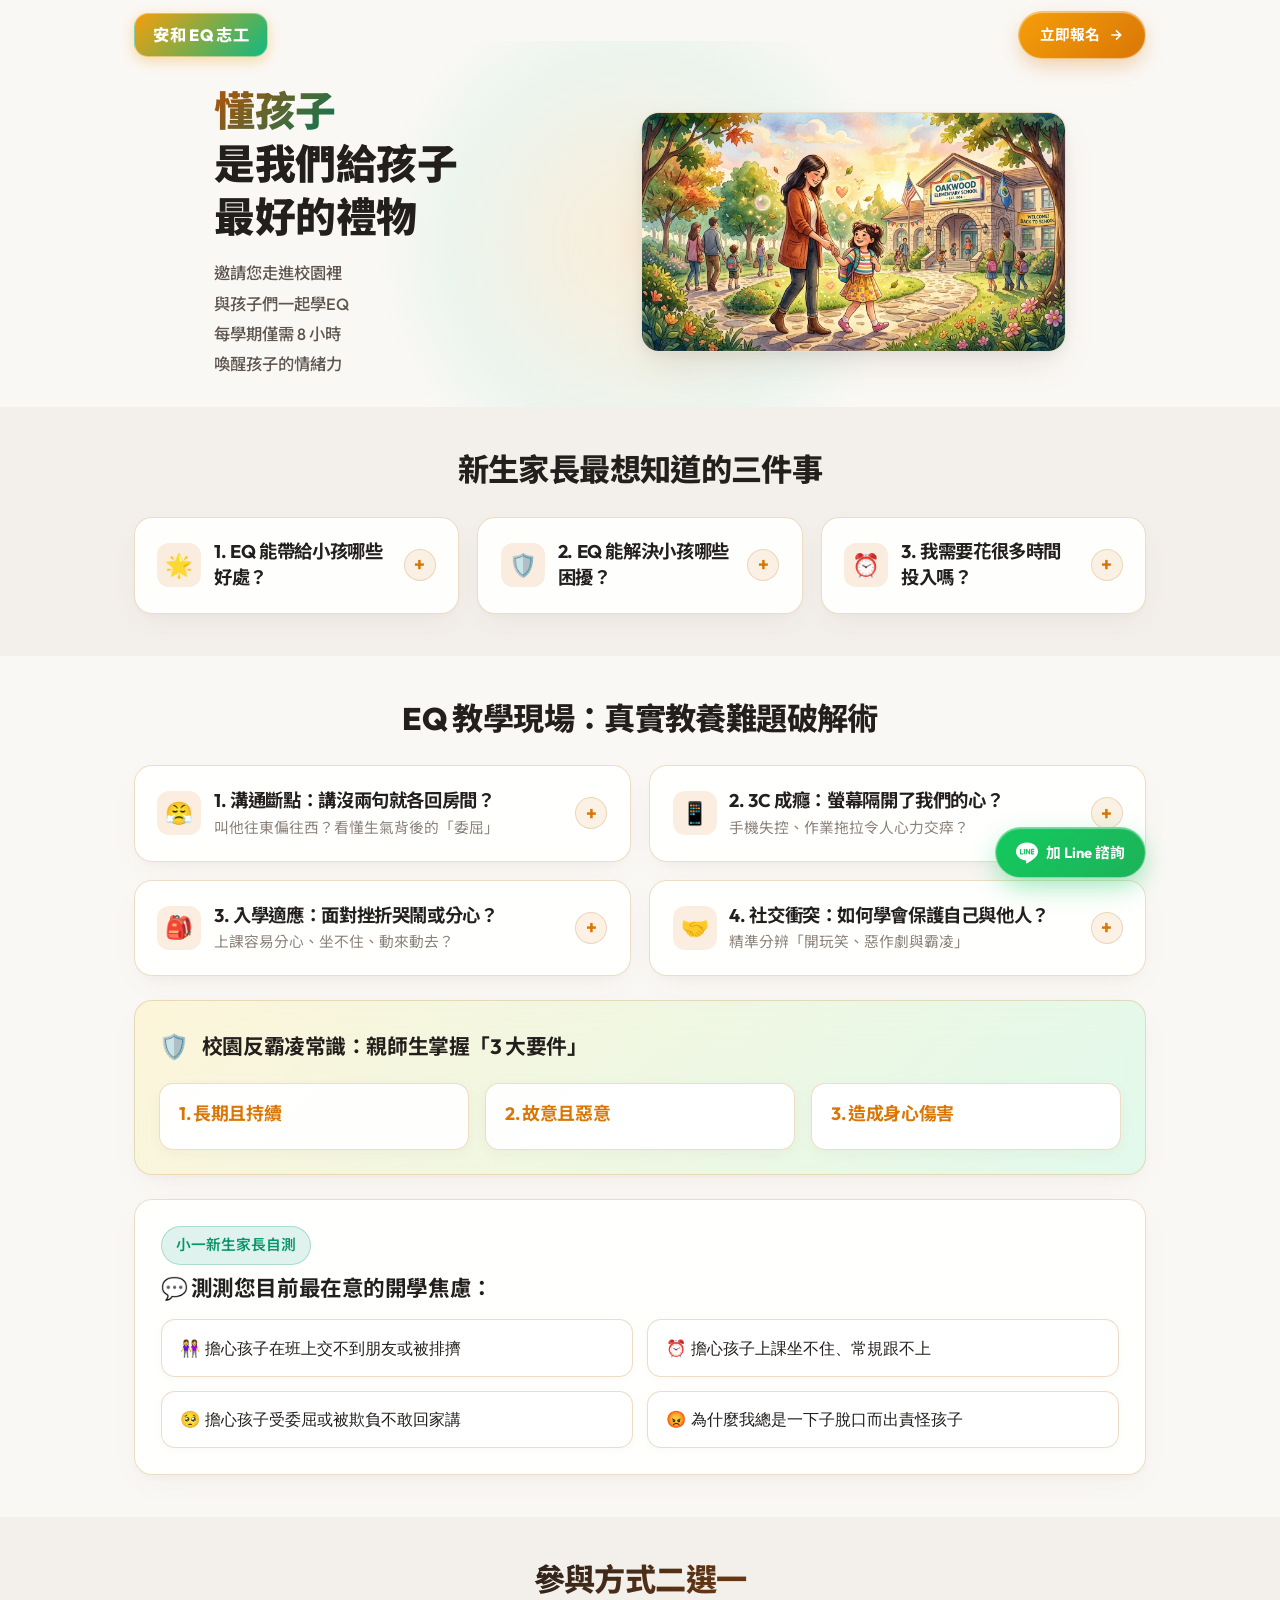
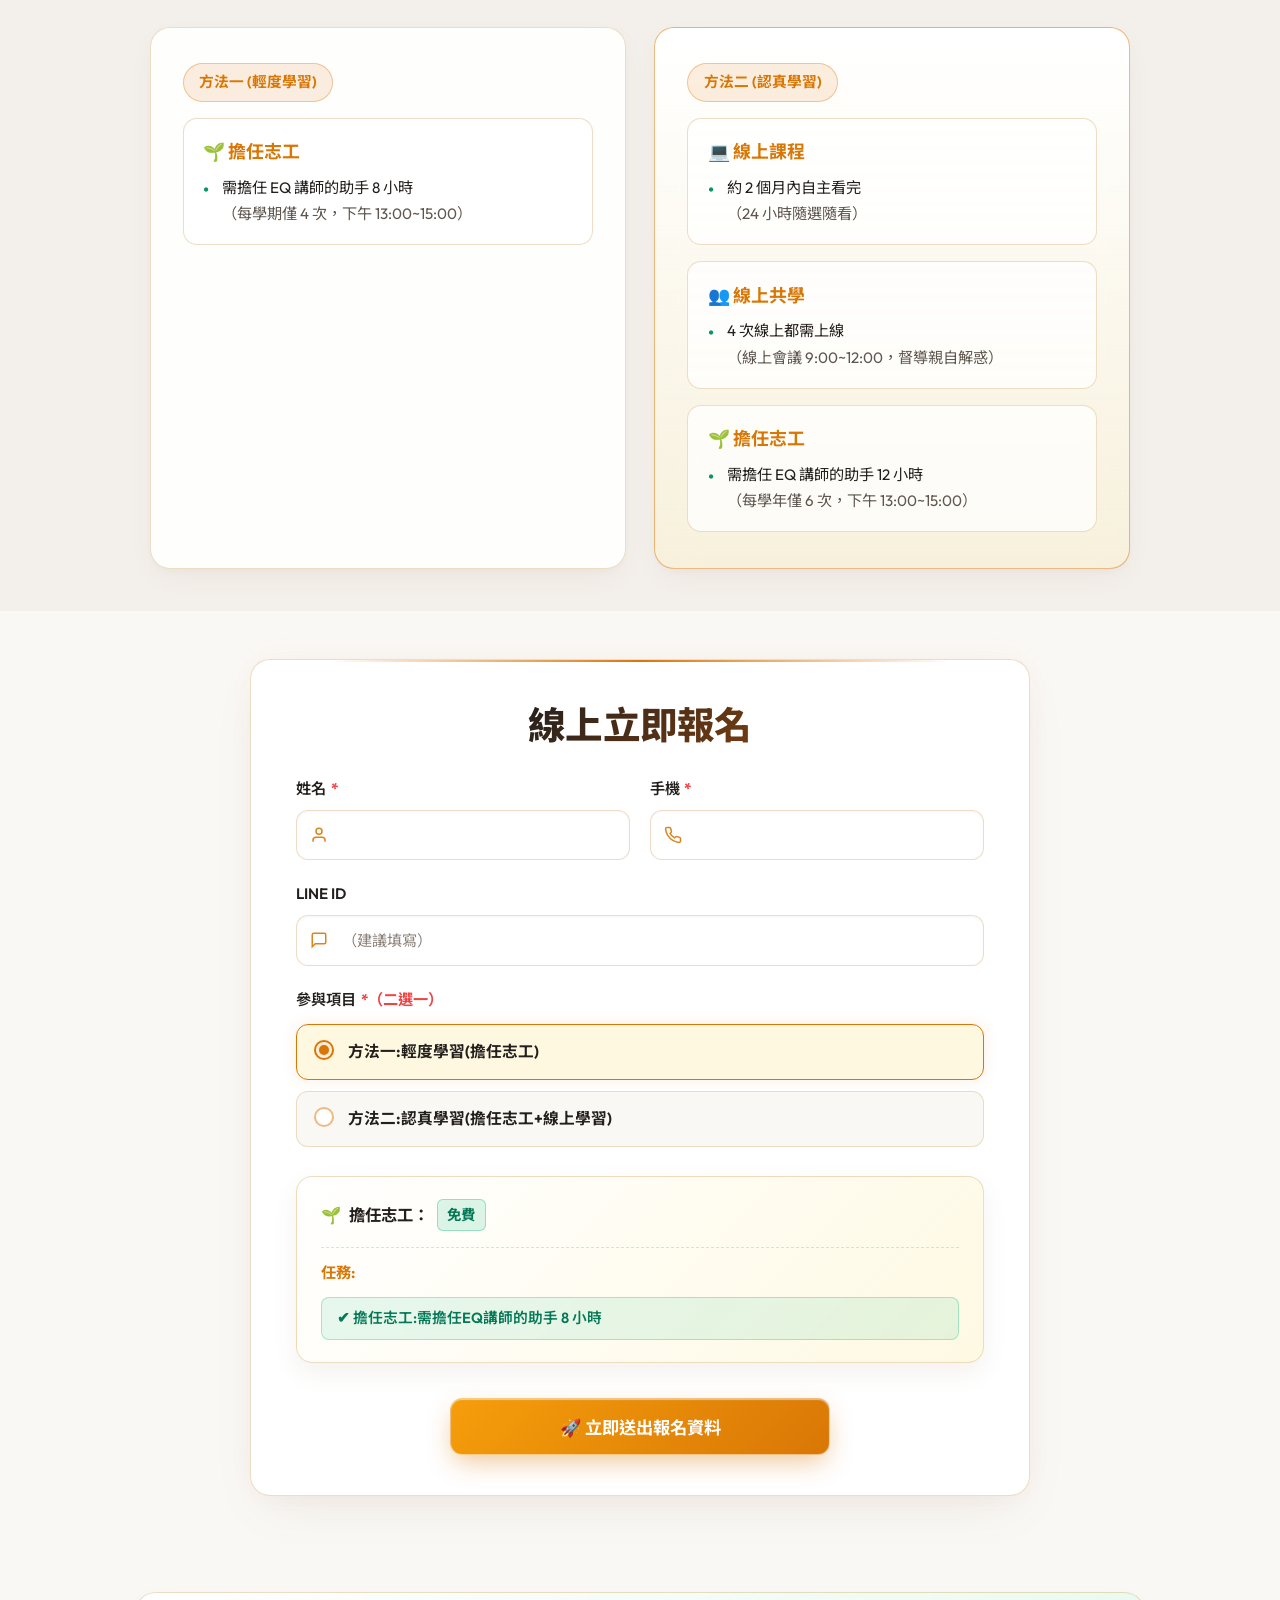
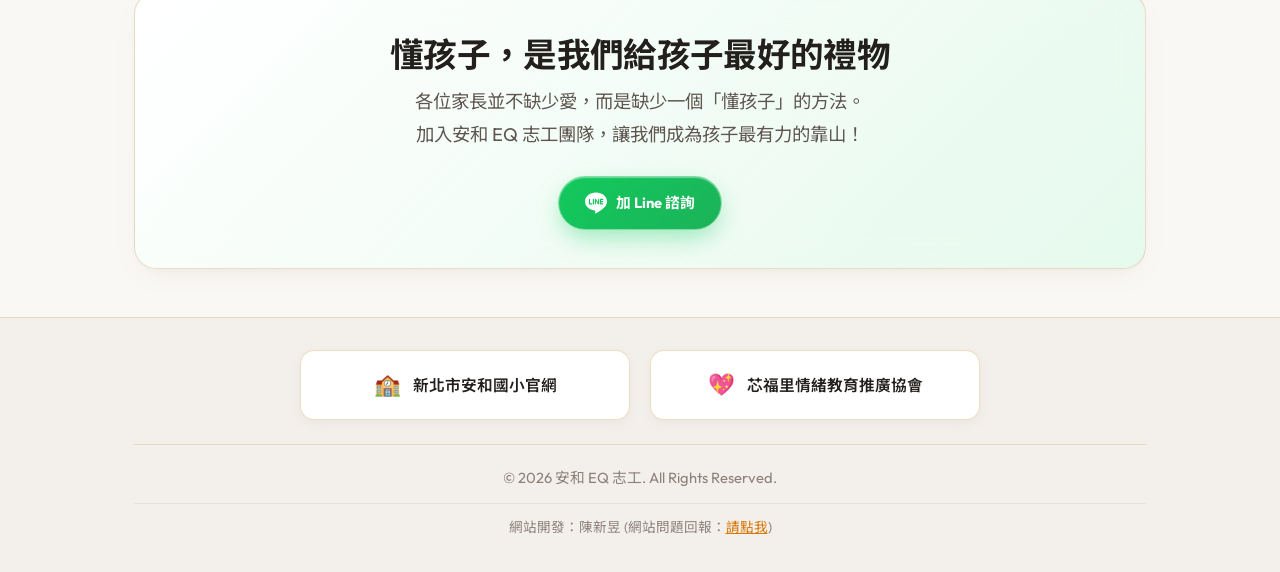
<file: index.html>
<!DOCTYPE html>
<html lang="zh-Hant" data-theme="warm-light">
<head>
    <meta charset="UTF-8">
    <meta name="viewport" content="width=device-width, initial-scale=1.0, minimum-scale=1.0, maximum-scale=5.0, viewport-fit=cover">
    <meta name="HandheldFriendly" content="true">
    <meta name="MobileOptimized" content="375">
    <!-- HTTP Anti-Cache Headers -->
    <meta http-equiv="Cache-Control" content="no-cache, no-store, must-revalidate">
    <meta http-equiv="Pragma" content="no-cache">
    <meta http-equiv="Expires" content="0">

    <script>
        // 1. 確保從短網址跳轉或各類 In-App 瀏覽器載入時強制套用手機最佳 Viewport
        (function() {
            var vp = document.querySelector('meta[name="viewport"]');
            if (vp) {
                vp.setAttribute('content', 'width=device-width, initial-scale=1.0, minimum-scale=1.0, maximum-scale=5.0, viewport-fit=cover');
            }
        })();

        // 2. LINE 內嵌瀏覽器極速逃脫機制 (自動附加 openExternalBrowser=1 跳轉系統預設瀏覽器)
        (function() {
            try {
                var ua = (navigator.userAgent || '').toLowerCase();
                if (ua.indexOf('line') > -1 && window.location.search.indexOf('openExternalBrowser=1') === -1) {
                    var sep = window.location.href.indexOf('?') > -1 ? '&' : '?';
                    window.location.href = window.location.href + sep + 'openExternalBrowser=1';
                }
            } catch(e) {}
        })();
    </script>
    <title>安和EQ｜新北市安和國小 EQ 志工官方網站（EQ安和・安和EQ志工）</title>
    <meta name="google-site-verification" content="YMBqYxMK0WaDPy6NgW51J22KdoFkJA3yfrCamA37iHY">
    <meta name="description" content="新北市土城區安和國小 EQ 志工官方網站（安和EQ / EQ安和）。深耕安和校園 12 年，攜手推廣情緒教育，每學期僅需 8 小時入班服務。歡迎搜尋「安和EQ」掌握安和國小 EQ 志工招募最新消息！">
    <meta name="keywords" content="安和EQ, EQ安和, 安和EQ志工, 安和國小EQ, 安和國小EQ志工, 安和EQ官網, 土城安和EQ, 新北安和EQ, 安和國小EQ招募, 安和EQ報名, 安和國小志工, 科技里長, 科技里長陳新昱, 明德里資訊志工">

    <!-- Open Graph / LINE / Facebook Sharing Meta Tags -->
    <meta property="og:type" content="website">
    <meta property="og:url" content="https://eqanhe.github.io/web/">
    <meta property="og:title" content="安和EQ｜新北市安和國小 EQ 志工官方網站（EQ安和・安和EQ志工）">
    <meta property="og:description" content="新北市土城區安和國小 EQ 志工官方網站（安和EQ / EQ安和）。深耕安和校園 12 年，每學期僅需 8 小時，邀您為孩子走進安和校園一同成長！">
    <meta property="og:image" content="images/hero_eq_parent_child.jpg">

    <!-- Twitter Meta Tags -->
    <meta name="twitter:card" content="summary_large_image">
    <meta name="twitter:title" content="安和EQ｜新北市安和國小 EQ 志工官方網站（EQ安和・安和EQ志工）">
    <meta name="twitter:description" content="新北市土城區安和國小 EQ 志工官方網站（安和EQ / EQ安和）。深耕安和校園 12 年，每學期僅需 8 小時，邀您為孩子走進安和校園一同成長！">
    <meta name="twitter:image" content="images/hero_eq_parent_child.jpg">

    <!-- Google Structured Data (JSON-LD) -->
    <script type="application/ld+json">
    {
      "@context": "https://schema.org",
      "@type": "EducationalOrganization",
      "name": "安和EQ志工",
      "alternateName": ["安和EQ", "EQ安和", "安和國小EQ志工", "安和國小EQ", "新北市土城區安和國小EQ志工組"],
      "parentOrganization": {
        "@type": "ElementarySchool",
        "name": "新北市土城區安和國民小學"
      },
      "contributor": {
        "@type": "Person",
        "name": "陳新昱",
        "jobTitle": "資訊志工",
        "alternateName": ["科技里長", "科技里長陳新昱", "明德里資訊志工"],
        "email": "a0987183520@gmail.com"
      },
      "description": "安和國小 EQ 志工致力於推廣情緒教育與親子共學，透過專業培訓與班級輔導，協助孩子建立健全心理素質與人際互動技巧。",
      "url": "https://eqanhe.github.io/web/"
    }
    </script>

    <meta name="color-scheme" content="light">
    <meta name="theme-color" content="#FAF8F5">
    <link rel="stylesheet" href="css/style.css?v=2.00">
</head>
<body>

    <!-- LINE 內嵌瀏覽器跳出導引彈窗 (防呆圖文教學) -->
    <div id="lineGuideModal" class="line-guide-modal hidden">
        <div class="line-guide-card">
            <div class="line-guide-icon">🌐</div>
            <div class="line-guide-title">建議在瀏覽器中開啟</div>
            <div class="line-guide-steps">
                為了提供最完整流暢的視覺體驗與表單送出：<br><br>
                <div class="step-item"><strong>1. 點擊右上角或右下角的</strong> <span class="highlight-badge">[ ⋮ ]</span> 或 <span class="highlight-badge">[ ⋯ ]</span></div>
                <div class="step-item"><strong>2. 點選</strong> <span class="highlight-text">「在預設瀏覽器中開啟」</span> 或 <span class="highlight-text">「以 Safari 開啟」</span></div>
            </div>
            <button id="btn-close-line-guide" class="btn-guide-close" onclick="document.getElementById('lineGuideModal').classList.add('hidden')">我知道了，繼續瀏覽</button>
        </div>
    </div>

    <!-- Header Navigation -->
    <header>
        <div class="container">
            <nav>
                <div class="logo" onclick="window.scrollTo({top:0, behavior:'smooth'})" title="安和 EQ 志工 首頁">
                    <div class="logo-badge">安和 EQ 志工</div>
                </div>

                <div class="nav-actions">
                    <a href="#signup" class="btn-primary">
                        <span>立即報名</span>
                        <svg width="16" height="16" viewBox="0 0 24 24" fill="none" stroke="currentColor" stroke-width="2.5"><path d="M5 12h14M12 5l7 7-7 7"/></svg>
                    </a>
                </div>
            </nav>
        </div>
    </header>

    <!-- Hero Section -->
    <section class="hero-section">
        <div class="hero-glow-bg"></div>
        <div class="container hero-container">
            <div class="hero-content reveal">
                <h1 class="hero-title">
                    <span class="gradient-text">懂孩子</span><br>
                    是我們給孩子<br>
                    最好的禮物
                </h1>
                <p class="hero-desc">
                    邀請您走進校園裡<br>
                    與孩子們一起學EQ<br>
                    每學期僅需 8 小時<br>
                    喚醒孩子的情緒力
                </p>
            </div>

            <div class="hero-image-wrapper reveal">
                <div class="hero-image-card">
                    <img src="images/hero_eq_parent_child.jpg?v=1.02" alt="安和家長與小一新生漫步進入溫暖校園" loading="eager">
                </div>
            </div>
        </div>
    </section>

    <!-- 3 Pillars Section: 點選標題展開顯示內文 -->
    <section id="why-eq" class="section section-alt">
        <div class="container">
            <div class="section-header reveal">
                <h2>新生家長最想知道的三件事</h2>
            </div>

            <div class="pillars-grid">
                <!-- Pillar 1 -->
                <div class="pillar-card glass collapsible reveal">
                    <div class="pillar-header">
                        <div class="pillar-header-left">
                            <div class="pillar-icon-box">🌟</div>
                            <div>
                                <h3>1. EQ 能帶給小孩哪些好處？</h3>
                            </div>
                        </div>
                        <div class="pillar-toggle-btn">+</div>
                    </div>
                    <div class="pillar-body">
                        <p>
                            很多人以為 EQ 是教孩子「不要生氣」，其實 EQ 是教孩子「看懂自己的情緒，並找到正確的表達方式」。
                        </p>
                        <p style="margin-top: 0.6rem;">
                            當孩子被誤解時，表面是「生氣甩門」，底層其實是「委屈」。透過覺察，孩子能學會「理性的說明」取代洩恨，這一個小小的覺察將改變孩子一生！
                        </p>
                    </div>
                </div>

                <!-- Pillar 2 -->
                <div class="pillar-card glass collapsible reveal">
                    <div class="pillar-header">
                        <div class="pillar-header-left">
                            <div class="pillar-icon-box">🛡️</div>
                            <div>
                                <h3>2. EQ 能解決小孩哪些困擾？</h3>
                            </div>
                        </div>
                        <div class="pillar-toggle-btn">+</div>
                    </div>
                    <div class="pillar-body">
                        <p>
                            面對日常溝通斷點、手機 3C 依賴、拖拖拉拉、專注力不足，以及校園中「開玩笑、惡作劇與霸凌」的界線混淆。
                        </p>
                        <p style="margin-top: 0.6rem;">
                            EQ 課程運用孩子聽得懂的語言與戲劇活動，教孩子學會精準分辨人際分際，避免過度防衛或盲目隱忍，打造安全防護網！
                        </p>
                    </div>
                </div>

                <!-- Pillar 3 -->
                <div class="pillar-card glass collapsible reveal">
                    <div class="pillar-header">
                        <div class="pillar-header-left">
                            <div class="pillar-icon-box">⏰</div>
                            <div>
                                <h3>3. 我需要花很多時間投入嗎？</h3>
                            </div>
                        </div>
                        <div class="pillar-toggle-btn">+</div>
                    </div>
                    <div class="pillar-body">
                        <p>
                            完全不用擔心負擔過重！線上影音課程 24 小時隨點隨看（開放長達 2 個月，在家就能學）。
                        </p>
                        <p style="margin-top: 0.6rem;">
                            實體入班每學期僅需 4 次（每次約 2 小時，共計約 8 小時），就能輕鬆完成輔班任務，陪伴孩子在校園成長！
                        </p>
                    </div>
                </div>
            </div>
        </div>
    </section>

    <!-- Real-Life Scenarios: 點選卡片展開呈現方式 -->
    <section id="scenarios" class="section">
        <div class="container">
            <div class="section-header reveal">
                <h2>EQ 教學現場：真實教養難題破解術</h2>
            </div>

            <div class="scenarios-grid reveal">
                <!-- Scenario Card 1 -->
                <div class="scenario-card glass collapsible reveal">
                    <div class="scenario-header">
                        <div class="scenario-header-left">
                            <div class="scenario-icon-box">😤</div>
                            <div>
                                <h3>1. 溝通斷點：講沒兩句就各回房間？</h3>
                                <div class="scenario-teaser">叫他往東偏往西？看懂生氣背後的「委屈」</div>
                            </div>
                        </div>
                        <div class="scenario-toggle-btn">+</div>
                    </div>
                    <div class="scenario-body">
                        <p>當孩子因為誤解而被責備時，第一反應常是頂嘴、甩門或怒罵。很多家長會誤以為孩子在挑釁，其實背後是委屈與無助。</p>
                        <h4 style="color: var(--accent-secondary); font-size: 1rem; margin-top: 0.8rem;">💡 EQ 實戰引導心法：</h4>
                        <ul class="scenario-solution-list">
                            <li>不站在孩子對立面：先放下指責，給予彼此冷靜空間</li>
                            <li>幽默點出答案：「我看你其實知道標準答案喔～」</li>
                            <li>認同思考難度：「能講出反向答案代表你腦筋動得很快」</li>
                            <li>看懂底層情緒：表面是生氣，底層其實是「委屈」，引導孩子把委屈說出口</li>
                        </ul>
                    </div>
                </div>

                <!-- Scenario Card 2 -->
                <div class="scenario-card glass collapsible reveal">
                    <div class="scenario-header">
                        <div class="scenario-header-left">
                            <div class="scenario-icon-box">📱</div>
                            <div>
                                <h3>2. 3C 成癮：螢幕隔開了我們的心？</h3>
                                <div class="scenario-teaser">手機失控、作業拖拉令人心力交瘁？</div>
                            </div>
                        </div>
                        <div class="scenario-toggle-btn">+</div>
                    </div>
                    <div class="scenario-body">
                        <p>數位時代孩子面對高刺激螢幕，常因時間感模糊與自制力未成熟而引發家庭風暴。</p>
                        <h4 style="color: var(--accent-secondary); font-size: 1rem; margin-top: 0.8rem;">💡 EQ 實戰引導心法：</h4>
                        <ul class="scenario-solution-list">
                            <li>無痛倒數約定法：不突襲沒收，提前 5 分鐘、1 分鐘給予緩衝倒數</li>
                            <li>同理共感取代怒吼：「我知道遊戲很好玩，結束時會很不捨」</li>
                            <li>實體替代方案：用桌遊、戶外運動、親子共讀轉移注意力</li>
                            <li>全家共同約定：設立「無 3C 親子時光」，營造溫馨家庭氛圍</li>
                        </ul>
                    </div>
                </div>

                <!-- Scenario Card 3 -->
                <div class="scenario-card glass collapsible reveal">
                    <div class="scenario-header">
                        <div class="scenario-header-left">
                            <div class="scenario-icon-box">🎒</div>
                            <div>
                                <h3>3. 入學適應：面對挫折哭鬧或分心？</h3>
                                <div class="scenario-teaser">上課容易分心、坐不住、動來動去？</div>
                            </div>
                        </div>
                        <div class="scenario-toggle-btn">+</div>
                    </div>
                    <div class="scenario-body">
                        <p>低年級孩子大腦發育仍在進行中，傳統單向說教容易讓孩子失去耐心與專注力。</p>
                        <h4 style="color: var(--accent-secondary); font-size: 1rem; margin-top: 0.8rem;">💡 EQ 實戰引導心法：</h4>
                        <ul class="scenario-solution-list">
                            <li>調整心態：不是不認真，而是「需要更有趣的互動刺激」</li>
                            <li>動態互動教學：改為快問快答、角色扮演與趣味闖關挑戰</li>
                            <li>微小成就激勵：設立「看誰能撐到最後」，參與感瞬間提升</li>
                            <li>分段專注練習：從 10 分鐘小目標開始，逐步建立學習耐力</li>
                        </ul>
                    </div>
                </div>

                <!-- Scenario Card 4 -->
                <div class="scenario-card glass collapsible reveal">
                    <div class="scenario-header">
                        <div class="scenario-header-left">
                            <div class="scenario-icon-box">🤝</div>
                            <div>
                                <h3>4. 社交衝突：如何學會保護自己與他人？</h3>
                                <div class="scenario-teaser">精準分辨「開玩笑、惡作劇與霸凌」</div>
                            </div>
                        </div>
                        <div class="scenario-toggle-btn">+</div>
                    </div>
                    <div class="scenario-body">
                        <p>過度防衛會失去朋友，一味隱忍又容易陷入危險。唯有掌握清晰界線，孩子才能真正保護自己並尊重他人。</p>
                        <h4 style="color: var(--accent-secondary); font-size: 1rem; margin-top: 0.8rem;">💡 EQ 實戰引導心法：</h4>
                        <ul class="scenario-solution-list">
                            <li>掌握霸凌 3 大要件：1. 長期且持續 2. 故意且惡意 3. 造成身心傷害</li>
                            <li>透析 5 大校園角色：加害者、受害者、起鬨者、旁觀者、逃避者</li>
                            <li>情境演練學會說「不」：透過戲劇活動練習堅定表達人際界線</li>
                            <li>親師生共同掌握常識：擁有共同的情緒語言，杜絕校園霸凌</li>
                        </ul>
                    </div>
                </div>
            </div>

            <!-- Bullying 3 Keys Banner -->
            <div class="bullying-box glass reveal">
                <div style="display: flex; align-items: center; gap: 0.8rem; margin-bottom: 0.4rem;">
                    <span style="font-size: 1.5rem;">🛡️</span>
                    <h3 style="font-size: 1.3rem;">校園反霸凌常識：親師生掌握「3 大要件」</h3>
                </div>

                <div class="bullying-grid">
                    <div class="bullying-item">
                        <h4>1. 長期且持續</h4>
                    </div>
                    <div class="bullying-item">
                        <h4>2. 故意且惡意</h4>
                    </div>
                    <div class="bullying-item">
                        <h4>3. 造成身心傷害</h4>
                    </div>
                </div>
            </div>

            <!-- Interactive Anxiety Quick Diagnostic -->
            <div class="quiz-box glass reveal">
                <div class="badge badge-green">小一新生家長自測</div>
                <h3 style="font-size: 1.35rem; margin: 0.6rem 0;">💬 測測您目前最在意的開學焦慮：</h3>

                <div class="quiz-options">
                    <button class="quiz-option-btn" data-advice="<strong>💌 給擔心新朋友的家長：</strong><br>低年級孩子通常在 2~3 週內會建立社交圈。EQ 課程會教孩子主動打招呼與分享小技巧，睡前不妨問孩子「今天有跟誰笑一個嗎」，以讚美代替焦慮。">
                        👭 擔心孩子在班上交不到朋友或被排擠
                    </button>
                    <button class="quiz-option-btn" data-advice="<strong>💌 給擔心常規適應的家長：</strong><br>剛從小學過渡，專注力 15 分鐘是正常的。EQ 志工在班上會帶動互動遊戲，把守規矩變成闖關任務，回家也能用遊戲化方式完成作業。">
                        ⏰ 擔心孩子上課坐不住、常規跟不上
                    </button>
                    <button class="quiz-option-btn" data-advice="<strong>💌 給擔心受委屈不敢說的家長：</strong><br>孩子被欺負不敢說，常因害怕被責備軟弱。EQ 教學讓孩子認識「委屈不是錯」，同時教導父母成為不批判的傾聽樹洞。">
                        🥺 擔心孩子受委屈或被欺負不敢回家講
                    </button>
                    <button class="quiz-option-btn" data-advice="<strong>💌 給心力交瘁的家長：</strong><br>您辛苦了！不是您教不好，而是大腦情緒開關被觸發。加入 EQ 志工組能學到「暫停 6 秒鐘」與「我訊息溝通法」，找回溫柔堅定的自己。">
                        😡 為什麼我總是一下子脫口而出責怪孩子
                    </button>
                </div>

                <div id="quiz-result" class="quiz-result">
                    <div id="quiz-result-text"></div>
                </div>
            </div>
        </div>
    </section>

    <!-- Training Roadmap Section (參與方式二選一) -->
    <section id="roadmap" class="section section-alt">
        <div class="container">
            <div class="section-header reveal">
                <h2 class="roadmap-main-title">參與方式二選一</h2>
            </div>

            <div class="dual-path-grid reveal">
                <!-- Path 1 -->
                <div class="path-card glass">
                    <div class="path-badge">方法一 (輕度學習)</div>
                    <div class="path-body sub-path-wrapper">
                        <div class="sub-path-block">
                            <div class="sub-path-title">🌱 擔任志工</div>
                            <ul class="sub-path-list">
                                <li>
                                    需擔任 EQ 講師的助手 8 小時<br>
                                    <span class="sub-line">（每學期僅 4 次，下午 13:00~15:00）</span>
                                </li>
                            </ul>
                        </div>
                    </div>
                </div>

                <!-- Path 2 -->
                <div class="path-card glass path-card-highlight">
                    <div class="path-badge">方法二 (認真學習)</div>
                    <div class="path-body sub-path-wrapper">
                        <!-- Sub Path 1 -->
                        <div class="sub-path-block">
                            <div class="sub-path-title">💻 線上課程</div>
                            <ul class="sub-path-list">
                                <li>
                                    約 2 個月內自主看完<br>
                                    <span class="sub-line">（24 小時隨選隨看）</span>
                                </li>
                            </ul>
                        </div>
                        <!-- Sub Path 2 -->
                        <div class="sub-path-block">
                            <div class="sub-path-title">👥 線上共學</div>
                            <ul class="sub-path-list">
                                <li>
                                    4 次線上都需上線<br>
                                    <span class="sub-line">（線上會議 9:00~12:00，督導親自解惑）</span>
                                </li>
                            </ul>
                        </div>
                        <!-- Sub Path 3 -->
                        <div class="sub-path-block">
                            <div class="sub-path-title">🌱 擔任志工</div>
                            <ul class="sub-path-list">
                                <li>
                                    需擔任 EQ 講師的助手 12 小時<br>
                                    <span class="sub-line">（每學年僅 6 次，下午 13:00~15:00）</span>
                                </li>
                            </ul>
                        </div>
                    </div>
                </div>
            </div>
        </div>
    </section>

    <!-- Native Registration Form Section -->
    <section class="signup-section" id="signup">
        <div class="container">
            <div class="signup-card glass reveal">
                <div class="signup-header" id="signup-header">
                    <h2 class="signup-badge-title">線上立即報名</h2>
                </div>

                <!-- Registration Form -->
                <form id="eq-registration-form" class="signup-form" novalidate>
                    <div class="form-grid">
                        <div class="form-group">
                            <label for="form-name" class="form-label">
                                姓名 <span class="required-star">*</span>
                            </label>
                            <div class="input-wrapper">
                                <svg class="input-icon" width="18" height="18" viewBox="0 0 24 24" fill="none" stroke="currentColor" stroke-width="2"><path d="M20 21v-2a4 4 0 0 0-4-4H8a4 4 0 0 0-4 4v2"/><circle cx="12" cy="7" r="4"/></svg>
                                <input type="text" id="form-name" name="entry.602205738" class="form-input" required autocomplete="name">
                            </div>
                            <span class="field-error" id="error-name">請填寫您的姓名</span>
                        </div>

                        <div class="form-group">
                            <label for="form-phone" class="form-label">
                                手機 <span class="required-star">*</span>
                            </label>
                            <div class="input-wrapper">
                                <svg class="input-icon" width="18" height="18" viewBox="0 0 24 24" fill="none" stroke="currentColor" stroke-width="2"><path d="M22 16.92v3a2 2 0 0 1-2.18 2 19.79 19.79 0 0 1-8.63-3.07 19.5 19.5 0 0 1-6-6 19.79 19.79 0 0 1-3.07-8.67A2 2 0 0 1 4.11 2h3a2 2 0 0 1 2 1.72 12.84 12.84 0 0 0 .7 2.81 2 2 0 0 1-.45 2.11L8.09 9.91a16 16 0 0 0 6 6l1.27-1.27a2 2 0 0 1 2.11-.45 12.84 12.84 0 0 0 2.81.7A2 2 0 0 1 22 16.92z"/></svg>
                                <input type="tel" id="form-phone" name="entry.1903577013" class="form-input" required autocomplete="tel">
                            </div>
                            <span class="field-error" id="error-phone">請填寫有效的手機號碼</span>
                        </div>
                    </div>

                    <div class="form-group">
                        <label for="form-line" class="form-label">
                            LINE ID
                        </label>
                        <div class="input-wrapper">
                            <svg class="input-icon" width="18" height="18" viewBox="0 0 24 24" fill="none" stroke="currentColor" stroke-width="2"><path d="M21 15a2 2 0 0 1-2 2H7l-4 4V5a2 2 0 0 1 2-2h14a2 2 0 0 1 2 2z"/></svg>
                            <input type="text" id="form-line" name="entry.1179144741" class="form-input" placeholder="（建議填寫）">
                        </div>
                    </div>

                    <div class="form-group">
                        <label class="form-label">
                            參與項目 <span class="required-star">*（二選一）</span>
                        </label>
                        <div class="checkbox-group radio-group">
                            <label class="checkbox-item radio-item" for="plan-volunteer-only">
                                <input type="radio" name="participation_plan" id="plan-volunteer-only" value="volunteer_only" checked>
                                <span class="radio-custom"></span>
                                <span class="checkbox-label">
                                    <strong>方法一:輕度學習(擔任志工)</strong>
                                </span>
                            </label>

                            <label class="checkbox-item radio-item checkbox-item-course" for="plan-course-volunteer">
                                <input type="radio" name="participation_plan" id="plan-course-volunteer" value="course_and_volunteer">
                                <span class="radio-custom"></span>
                                <span class="checkbox-label">
                                    <strong>方法二:認真學習(擔任志工+線上學習)</strong>
                                </span>
                            </label>
                        </div>
                    </div>

                    <!-- Volunteer Info Card (Shown when "方法一" is checked) -->
                    <div id="volunteer-only-info" class="compact-guarantee-box glass">
                        <div class="compact-g-header">
                            <div class="compact-fee-highlight">
                                <div class="fee-row-item">🌱 <strong>擔任志工：</strong><span class="free-badge">免費</span></div>
                            </div>
                        </div>
                        <div class="compact-req-wrapper">
                            <div class="compact-req-title">任務:</div>
                            <div class="compact-req-badges">
                                <span class="req-badge">✔ 擔任志工:需擔任EQ講師的助手 8 小時</span>
                            </div>
                        </div>
                    </div>

                    <!-- Compact Guarantee Card (Only shown when "方法二" is checked) -->
                    <div id="online-course-guarantee-info" class="compact-guarantee-box glass" style="display: none;">
                        <div class="compact-g-header">
                            <div class="compact-fee-highlight">
                                <div class="fee-row-item">🌱 <strong>擔任志工：</strong><span class="free-badge">免費</span></div>
                                <div class="fee-row-item">💻 <strong>線上學習：</strong><span class="cost-badge">需支付 500 元工本費</span></div>
                            </div>
                            <p class="compact-fee-subnote">線上課程與費用，皆由芯福里情緒教育協會提供與收取</p>
                        </div>
                        <div class="compact-price-flow">
                            <div class="c-flow-item">
                                <span class="c-flow-title">報名費用</span>
                                <span class="c-flow-val">2,000<small>元</small></span>
                            </div>
                            <div class="c-flow-arrow">➔</div>
                            <div class="c-flow-item highlight">
                                <span class="c-flow-title">完成任務退還</span>
                                <span class="c-flow-val refund">1,500<small>元</small></span>
                            </div>
                            <div class="c-flow-arrow">=</div>
                            <div class="c-flow-item net">
                                <span class="c-flow-title">實質僅支出工本費</span>
                                <span class="c-flow-val net-val">500<small>元</small></span>
                            </div>
                        </div>
                        <div class="compact-req-wrapper">
                            <div class="compact-req-title">任務:</div>
                            <div class="compact-req-badges">
                                <span class="req-badge">✔ 線上課程:約2 個月內自主看完</span>
                                <span class="req-badge">✔ 線上共學: 4 次線上都需上線</span>
                                <span class="req-badge">✔ 擔任志工:需擔任EQ講師的助手 12 小時</span>
                            </div>
                            <div class="compact-req-note">(以上三任務皆需完成，才達退費標準)</div>
                        </div>
                    </div>

                    <div class="form-action">
                        <button type="submit" id="submit-btn" class="btn-submit">
                            <span class="btn-text">🚀 立即送出報名資料</span>
                            <span class="btn-loading" style="display: none;">
                                <span class="spinner-ring"></span>
                                正在傳送報名資料...
                            </span>
                        </button>
                    </div>
                </form>

                <!-- Submission Success State (Hidden by default) -->
                <div id="form-success" class="form-success-card" style="display: none;">
                    <div class="success-icon-wrap">
                        <svg width="48" height="48" viewBox="0 0 24 24" fill="none" stroke="currentColor" stroke-width="2.5"><path d="M22 11.08V12a10 10 0 1 1-5.93-9.14"/><polyline points="22 4 12 14.01 9 11.01"/></svg>
                    </div>
                    <h3 class="success-title">🎉 報名登記已成功送出！</h3>
                    <p class="success-desc">
                        感謝您為孩子邁出關鍵的一步！<br>
                        我們會盡快跟您聯繫。
                    </p>
                </div>
            </div>
        </div>
    </section>

    <!-- Final Call to Action (CTA) Section -->
    <section class="cta-section">
        <div class="container">
            <div class="cta-box glass reveal">
                <h2>懂孩子，是我們給孩子最好的禮物</h2>
                <p>
                    各位家長並不缺少愛，而是缺少一個「懂孩子」的方法。<br class="desktop-br">
                    加入安和 EQ 志工團隊，讓我們成為孩子最有力的靠山！
                </p>
                <div>
                    <a href="https://line.me/ti/g/CSZd4uc4K-" target="_blank" rel="noopener" class="btn-line" style="text-decoration: none;">
                        <svg width="22" height="22" viewBox="0 0 24 24" fill="currentColor"><path d="M19.365 9.863c.349 0 .63.285.63.631 0 .345-.281.63-.63.63H17.61v1.125h1.755c.349 0 .63.283.63.63 0 .344-.281.629-.63.629h-2.386c-.345 0-.627-.285-.627-.629V8.108c0-.345.282-.63.63-.63h2.386c.346 0 .627.285.627.63 0 .349-.281.63-.63.63H17.61v1.125h1.755zm-3.855 3.016c0 .27-.174.51-.432.596-.064.021-.133.031-.199.031-.211 0-.391-.09-.51-.25l-2.443-3.317v2.94c0 .344-.279.629-.631.629-.346 0-.626-.285-.626-.629V8.108c0-.27.173-.51.43-.595.06-.023.136-.033.194-.033.195 0 .375.084.495.238l2.476 3.355V8.108c0-.345.282-.63.63-.63.345 0 .626.285.626.63v4.771zm-5.741 0c0 .344-.282.629-.631.629-.345 0-.627-.285-.627-.629V8.108c0-.345.282-.63.63-.63.346 0 .628.285.628.63v4.771zm-2.466.629H4.917c-.345 0-.63-.285-.63-.629V8.108c0-.345.285-.63.63-.63.348 0 .63.285.63.63v4.141h1.756c.348 0 .629.283.629.63 0 .344-.282.629-.629.629M24 10.314C24 4.943 18.615.572 12 .572S0 4.943 0 10.314c0 4.811 4.27 8.842 10.035 9.608.391.082.923.258 1.058.59.12.301.079.766.038 1.08l-.164 1.02c-.045.301-.24 1.186 1.049.645 1.291-.539 6.916-4.078 9.436-6.975C23.176 14.393 24 12.458 24 10.314"/></svg>
                        <span>加 Line 諮詢</span>
                    </a>
                </div>
            </div>
        </div>
    </section>

    <!-- Floating LINE Button -->
    <a href="https://line.me/ti/g/CSZd4uc4K-" target="_blank" rel="noopener" class="floating-line-btn" aria-label="加 Line 諮詢">
        <svg width="22" height="22" viewBox="0 0 24 24" fill="currentColor"><path d="M19.365 9.863c.349 0 .63.285.63.631 0 .345-.281.63-.63.63H17.61v1.125h1.755c.349 0 .63.283.63.63 0 .344-.281.629-.63.629h-2.386c-.345 0-.627-.285-.627-.629V8.108c0-.345.282-.63.63-.63h2.386c.346 0 .627.285.627.63 0 .349-.281.63-.63.63H17.61v1.125h1.755zm-3.855 3.016c0 .27-.174.51-.432.596-.064.021-.133.031-.199.031-.211 0-.391-.09-.51-.25l-2.443-3.317v2.94c0 .344-.279.629-.631.629-.346 0-.626-.285-.626-.629V8.108c0-.27.173-.51.43-.595.06-.023.136-.033.194-.033.195 0 .375.084.495.238l2.476 3.355V8.108c0-.345.282-.63.63-.63.345 0 .626.285.626.63v4.771zm-5.741 0c0 .344-.282.629-.631.629-.345 0-.627-.285-.627-.629V8.108c0-.345.282-.63.63-.63.346 0 .628.285.628.63v4.771zm-2.466.629H4.917c-.345 0-.63-.285-.63-.629V8.108c0-.345.285-.63.63-.63.348 0 .63.285.63.63v4.141h1.756c.348 0 .629.283.629.63 0 .344-.282.629-.629.629M24 10.314C24 4.943 18.615.572 12 .572S0 4.943 0 10.314c0 4.811 4.27 8.842 10.035 9.608.391.082.923.258 1.058.59.12.301.079.766.038 1.08l-.164 1.02c-.045.301-.24 1.186 1.049.645 1.291-.539 6.916-4.078 9.436-6.975C23.176 14.393 24 12.458 24 10.314"/></svg>
        <span>加 Line 諮詢</span>
    </a>

    <!-- Footer -->
    <footer>
        <div class="container">
            <div class="footer-orgs-grid">
                <a href="https://www.anhoes.ntpc.edu.tw/" target="_blank" rel="noopener" class="footer-org-card glass">
                    <span class="footer-org-icon">🏫</span>
                    <span class="footer-org-name">新北市安和國小官網</span>
                </a>
                <a href="https://www.happinessvillage.org/" target="_blank" rel="noopener" class="footer-org-card glass">
                    <span class="footer-org-icon">💖</span>
                    <span class="footer-org-name">芯福里情緒教育推廣協會</span>
                </a>
            </div>

            <div class="footer-bottom">
                <p>&copy; 2026 安和 EQ 志工. All Rights Reserved.</p>
                <div class="site-dev-footer" style="text-align:center; font-size:0.85rem; color:var(--text-muted, #78716c); padding: 0.75rem 0; margin-top: 0.8rem; border-top: 1px solid rgba(0,0,0,0.06);">
                    網站開發：陳新昱 (網站問題回報：<a href="javascript:void(0)" onclick="openSiteReportModal('【安和EQ官網】')" style="color:var(--accent-primary, #d97706); text-decoration:underline; cursor:pointer;">請點我</a>)
                </div>
            </div>
        </div>
    </footer>

    <script src="js/main.js?v=2.00"></script>
    <script src="js/site-report-modal.js?v=1.00"></script>
</body>
</html>
</file>
<file: css/style.css>
@import url('https://fonts.googleapis.com/css2?family=Outfit:wght@300;400;500;600;700;800;900&family=Noto+Sans+TC:wght@300;400;500;700;900&display=swap');

:root {
    /* Design Tokens - Warm Cream & Ivory White Theme (暖白溫潤風格) */
    --bg-primary: #FAF8F5; /* 溫潤暖白（象牙燕麥色，舒適不刺眼） */
    --bg-secondary: #F3EFEA; /* 柔和暖燕麥底色（區塊交替） */
    --accent-primary: #D97706; /* 溫暖金琥珀色 (Amber 600) */
    --accent-primary-glow: rgba(217, 119, 6, 0.12);
    --accent-secondary: #059669; /* 舒心翡翠綠 (Emerald 600) */
    --accent-secondary-glow: rgba(5, 150, 105, 0.12);
    --text-primary: #231F1D; /* 深焙暖炭棕黑（極致清晰、溫暖不死黑） */
    --text-secondary: #5E564F; /* 暖石沉棕（副標題/說明文字） */
    --text-muted: #8C827A; /* 輕暖柔灰（輔助註釋） */
    --card-bg: rgba(255, 255, 255, 0.90); /* 暖白透光玻璃質感卡片 */
    --card-border: rgba(217, 180, 130, 0.45); /* 溫暖淺琥珀金色邊框 */
    --drawer-bg: rgba(250, 248, 245, 0.98);
    --nav-bg: rgba(250, 248, 245, 0.88);
    --shadow-main: 0 10px 30px -8px rgba(120, 95, 65, 0.08), 0 4px 12px -2px rgba(0, 0, 0, 0.03);
    --transition-smooth: all 0.35s cubic-bezier(0.16, 1, 0.3, 1);
    --font-sans: 'Outfit', 'Noto Sans TC', sans-serif;
    --line-green: #06c755;

    /* UI/UX 統一字級階層規範 */
    --text-lead: 1.15rem;      /* 18.4px - 核心引言 / 強調段落 / Hero Slogan */
    --text-body: 1.02rem;      /* 16.3px - 全站主要閱讀正文 */
    --text-sub: 0.92rem;       /* 14.7px - 次要輔助資訊 / 標籤 / 導覽 / 按鈕 */
}

/* Global Reset & Typography Safety */
* {
    margin: 0;
    padding: 0;
    box-sizing: border-box;
}

html {
    scroll-behavior: smooth;
    font-size: 16px;
    background-color: var(--bg-primary);
}

body {
    background-color: var(--bg-primary);
    color: var(--text-primary);
    font-family: var(--font-sans);
    font-size: var(--text-body);
    line-height: 1.75;
    overflow-x: hidden;
    transition: background-color 0.4s ease, color 0.4s ease;
    word-break: normal;
    overflow-wrap: break-word;
}

/* Responsive Desktop Line Breaks */
.desktop-br {
    display: inline;
}

@media (max-width: 768px) {
    .desktop-br {
        display: none;
    }
}

/* Scrollbar Customization */
::-webkit-scrollbar {
    width: 8px;
}
::-webkit-scrollbar-track {
    background: var(--bg-primary);
}
::-webkit-scrollbar-thumb {
    background: rgba(217, 180, 130, 0.6);
    border-radius: 4px;
}
::-webkit-scrollbar-thumb:hover {
    background: var(--text-muted);
}

/* Typography & Headings */
h1, h2, h3, h4 {
    font-weight: 700;
    letter-spacing: -0.02em;
    line-height: 1.35;
    word-break: normal;
    overflow-wrap: break-word;
    color: var(--text-primary);
}

.gradient-text {
    background: linear-gradient(135deg, #b45309 0%, #047857 100%);
    -webkit-background-clip: text;
    -webkit-text-fill-color: transparent;
    background-clip: text;
}

.gradient-text-warm {
    background: linear-gradient(135deg, #d97706 0%, #b45309 100%);
    -webkit-background-clip: text;
    -webkit-text-fill-color: transparent;
    background-clip: text;
}

/* Utility Layouts */
.container {
    max-width: 1060px;
    margin: 0 auto;
    padding: 0 1.5rem;
}

@media (max-width: 640px) {
    .container {
        padding: 0 1.15rem;
    }
}

.glass {
    background: var(--card-bg);
    backdrop-filter: blur(20px);
    -webkit-backdrop-filter: blur(20px);
    border: 1px solid var(--card-border);
    box-shadow: var(--shadow-main);
}

/* Badges & Tags */
.badge {
    display: inline-flex;
    align-items: center;
    gap: 0.5rem;
    padding: 0.35rem 0.9rem;
    border-radius: 9999px;
    font-size: var(--text-sub);
    font-weight: 600;
    background: var(--accent-primary-glow);
    color: var(--accent-primary);
    border: 1px solid rgba(217, 119, 6, 0.25);
}

.badge-green {
    background: var(--accent-secondary-glow);
    color: var(--accent-secondary);
    border-color: rgba(5, 150, 105, 0.25);
}

/* Scroll Reveal Animations */
.reveal {
    opacity: 0;
    transform: translateY(24px);
    transition: opacity 0.8s cubic-bezier(0.16, 1, 0.3, 1),
                transform 0.8s cubic-bezier(0.16, 1, 0.3, 1);
}

.reveal.active {
    opacity: 1;
    transform: translateY(0);
}

/* Header & Navigation */
header {
    position: fixed;
    top: 0;
    left: 0;
    width: 100%;
    z-index: 1000;
    transition: var(--transition-smooth);
}

header.scrolled {
    background: var(--nav-bg);
    backdrop-filter: blur(16px);
    -webkit-backdrop-filter: blur(16px);
    border-bottom: 1px solid var(--card-border);
    box-shadow: 0 4px 20px rgba(120, 95, 65, 0.06);
}

nav {
    display: flex;
    justify-content: space-between;
    align-items: center;
    height: 70px;
}

.logo {
    display: flex;
    align-items: center;
    text-decoration: none;
    cursor: pointer;
}

/* Expanded Colorful Button Logo */
.logo-badge {
    padding: 0.45rem 1.15rem;
    border-radius: 14px;
    background: linear-gradient(135deg, #f59e0b, #10b981);
    color: #ffffff;
    display: inline-flex;
    align-items: center;
    justify-content: center;
    font-weight: 800;
    font-size: var(--text-body);
    letter-spacing: 0.02em;
    box-shadow: 0 4px 14px rgba(245, 158, 11, 0.35);
    white-space: nowrap;
    transition: var(--transition-smooth);
    border: 1px solid rgba(255, 255, 255, 0.4);
}

.logo:hover .logo-badge {
    transform: translateY(-2px);
    box-shadow: 0 6px 20px rgba(245, 158, 11, 0.5);
}

.nav-links {
    display: flex;
    align-items: center;
    gap: 1.6rem;
    list-style: none;
}

.nav-links a {
    color: var(--text-secondary);
    text-decoration: none;
    font-size: var(--text-sub);
    font-weight: 500;
    transition: var(--transition-smooth);
    position: relative;
    padding: 0.3rem 0;
}

.nav-links a:hover {
    color: var(--accent-primary);
}

.nav-actions {
    display: flex;
    align-items: center;
    gap: 0.8rem;
}

.btn-primary {
    background: linear-gradient(135deg, #f59e0b 0%, #d97706 100%);
    backdrop-filter: blur(12px);
    -webkit-backdrop-filter: blur(12px);
    border: 1.5px solid rgba(255, 255, 255, 0.45);
    color: #ffffff;
    font-weight: 700;
    font-size: var(--text-sub);
    padding: 0.65rem 1.3rem;
    border-radius: 9999px;
    cursor: pointer;
    text-decoration: none;
    display: inline-flex;
    align-items: center;
    gap: 0.5rem;
    transition: var(--transition-smooth);
    box-shadow: 0 8px 22px -4px rgba(217, 119, 6, 0.38), inset 0 1px 1px rgba(255, 255, 255, 0.5);
    white-space: nowrap;
}

.btn-primary:hover {
    transform: translateY(-3px) scale(1.02);
    box-shadow: 0 12px 28px -4px rgba(217, 119, 6, 0.55), inset 0 1px 1px rgba(255, 255, 255, 0.7);
    border-color: rgba(255, 255, 255, 0.8);
}

.btn-line {
    background: linear-gradient(135deg, rgba(6, 199, 85, 0.95) 0%, rgba(5, 170, 72, 0.9) 100%);
    backdrop-filter: blur(12px);
    -webkit-backdrop-filter: blur(12px);
    border: 1.5px solid rgba(255, 255, 255, 0.45);
    color: #ffffff;
    font-weight: 700;
    font-size: var(--text-sub);
    padding: 0.8rem 1.6rem;
    border-radius: 9999px;
    text-decoration: none;
    display: inline-flex;
    align-items: center;
    gap: 0.6rem;
    transition: var(--transition-smooth);
    box-shadow: 0 10px 26px -4px rgba(6, 199, 85, 0.4), inset 0 1px 1px rgba(255, 255, 255, 0.4);
    white-space: nowrap;
}

.btn-line:hover {
    transform: translateY(-3px) scale(1.02);
    box-shadow: 0 14px 32px -4px rgba(6, 199, 85, 0.6), inset 0 1px 1px rgba(255, 255, 255, 0.6);
    border-color: rgba(255, 255, 255, 0.7);
}

.mobile-menu-btn {
    display: none;
    background: none;
    border: none;
    color: var(--text-primary);
    font-size: 1.5rem;
    cursor: pointer;
    padding: 0.3rem;
}

/* Mobile Nav Drawer */
.mobile-drawer {
    position: fixed;
    top: 70px;
    left: 0;
    width: 100%;
    background: var(--drawer-bg);
    border-bottom: 1px solid var(--card-border);
    padding: 1.2rem;
    display: flex;
    flex-direction: column;
    gap: 0.8rem;
    transform: translateY(-150%);
    transition: transform 0.35s ease;
    z-index: 999;
    box-shadow: 0 10px 30px rgba(120, 95, 65, 0.1);
}

.mobile-drawer.open {
    transform: translateY(0);
}

.mobile-drawer a {
    color: var(--text-primary);
    text-decoration: none;
    font-size: var(--text-body);
    font-weight: 600;
    padding: 0.4rem 0;
}

/* Hero Section */
.hero-section {
    padding: 85px 0 28px 0;
    position: relative;
    overflow: hidden;
}

.hero-glow-bg {
    position: absolute;
    top: 10%;
    left: 50%;
    transform: translateX(-50%);
    width: 650px;
    height: 400px;
    background: radial-gradient(circle, rgba(245, 158, 11, 0.12) 0%, rgba(16, 185, 129, 0.06) 50%, transparent 70%);
    pointer-events: none;
    z-index: 0;
}

.hero-container {
    max-width: 900px;
    margin: 0 auto;
    display: grid;
    grid-template-columns: 1fr 1.05fr;
    gap: 1.35rem;
    align-items: center;
    position: relative;
    z-index: 1;
}

.hero-content {
    display: flex;
    flex-direction: column;
    gap: 0.9rem;
}

.hero-title {
    font-size: clamp(1.95rem, 3.8vw, 2.55rem);
    font-weight: 900;
    line-height: 1.3;
    letter-spacing: -0.01em;
}

.hero-desc {
    font-size: 1.02rem;
    color: var(--text-secondary);
    line-height: 1.85;
    font-weight: 500;
}

/* Hero Image Card */
.hero-image-card {
    position: relative;
    border-radius: 18px;
    overflow: hidden;
    border: 1px solid var(--card-border);
    box-shadow: 0 16px 36px -10px rgba(120, 95, 65, 0.18), 0 4px 12px rgba(0,0,0,0.04);
    aspect-ratio: 16 / 9;
    background: var(--card-bg);
    transition: transform 0.4s ease, box-shadow 0.4s ease;
}

.hero-image-card:hover {
    transform: translateY(-2px);
    box-shadow: 0 20px 42px -10px rgba(120, 95, 65, 0.25);
}

.hero-image-card img {
    width: 100%;
    height: 100%;
    object-fit: cover;
    display: block;
}

/* Section Common Headers */
.section {
    padding: 42px 0;
    position: relative;
}

.section-alt {
    background-color: var(--bg-secondary);
}

.section-header {
    text-align: center;
    max-width: 720px;
    margin: 0 auto 1.6rem auto;
}

.section-header h2 {
    font-size: clamp(1.5rem, 3.2vw, 1.95rem);
    margin-bottom: 0.35rem;
    font-weight: 800;
}

.section-header p {
    font-size: var(--text-body);
    color: var(--text-secondary);
}

/* 3 Pillars & Scenarios Collapsible Cards */
.pillars-grid {
    display: grid;
    grid-template-columns: repeat(3, 1fr);
    gap: 1.15rem;
    align-items: start;
}

.scenarios-grid {
    display: grid;
    grid-template-columns: repeat(2, 1fr);
    gap: 1.15rem;
    align-items: start;
}

.pillar-card.collapsible,
.scenario-card.collapsible {
    border-radius: 18px;
    padding: 1.35rem 1.4rem;
    display: flex;
    flex-direction: column;
    gap: 0.45rem;
    transition: var(--transition-smooth);
    position: relative;
    cursor: pointer;
    border: 1.5px solid var(--card-border);
    background: var(--card-bg);
    box-shadow: var(--shadow-main);
}

.pillar-card.collapsible:hover,
.scenario-card.collapsible:hover {
    border-color: var(--accent-primary);
    transform: translateY(-3px);
    box-shadow: 0 12px 30px -8px rgba(217, 119, 6, 0.18);
}

.pillar-card.collapsible.open,
.scenario-card.collapsible.open {
    border-color: var(--accent-primary);
    box-shadow: 0 16px 36px -10px rgba(217, 119, 6, 0.2);
}

.pillar-header,
.scenario-header {
    display: flex;
    align-items: center;
    justify-content: space-between;
    gap: 0.8rem;
}

.pillar-header-left,
.scenario-header-left {
    display: flex;
    align-items: center;
    gap: 0.8rem;
    flex: 1;
}

.pillar-icon-box,
.scenario-icon-box {
    width: 44px;
    height: 44px;
    border-radius: 12px;
    background: var(--accent-primary-glow);
    color: var(--accent-primary);
    display: flex;
    align-items: center;
    justify-content: center;
    font-size: 1.4rem;
    flex-shrink: 0;
}

.pillar-card h3,
.scenario-card h3 {
    font-size: 1.15rem;
    line-height: 1.4;
    margin: 0;
    color: var(--text-primary);
}

.pillar-toggle-btn,
.scenario-toggle-btn {
    width: 32px;
    height: 32px;
    border-radius: 50%;
    background: rgba(217, 119, 6, 0.1);
    border: 1px solid var(--card-border);
    display: flex;
    align-items: center;
    justify-content: center;
    color: var(--accent-primary);
    font-size: 1.2rem;
    font-weight: 700;
    transition: transform 0.3s ease, background 0.3s ease;
    flex-shrink: 0;
}

.pillar-card.collapsible.open .pillar-toggle-btn,
.scenario-card.collapsible.open .scenario-toggle-btn {
    transform: rotate(45deg);
    background: var(--accent-primary-glow);
}

.pillar-teaser,
.scenario-teaser {
    font-size: var(--text-sub);
    color: var(--text-muted);
    line-height: 1.5;
    margin-top: 0.2rem;
}

.pillar-body,
.scenario-body {
    display: none;
    padding-top: 1rem;
    margin-top: 0.6rem;
    border-top: 1px dashed var(--card-border);
    color: var(--text-secondary);
    font-size: var(--text-body);
    line-height: 1.8;
    animation: fadeInSlide 0.35s ease;
}

.pillar-card.collapsible.open .pillar-body,
.scenario-card.collapsible.open .scenario-body {
    display: block;
}

.scenario-solution-list {
    list-style: none;
    margin-top: 0.6rem;
    display: flex;
    flex-direction: column;
    gap: 0.6rem;
}

.scenario-solution-list li {
    position: relative;
    padding-left: 1.5rem;
    font-size: var(--text-body);
    color: var(--text-secondary);
    line-height: 1.6;
}

.scenario-solution-list li::before {
    content: '✓';
    position: absolute;
    left: 0;
    color: var(--accent-secondary);
    font-weight: 800;
}

@keyframes fadeInSlide {
    from { opacity: 0; transform: translateY(-6px); }
    to { opacity: 1; transform: translateY(0); }
}

/* Bullying 3 Keys Banner */
.bullying-box {
    margin-top: 1.5rem;
    border-radius: 18px;
    padding: 1.5rem;
    background: linear-gradient(135deg, rgba(254, 243, 199, 0.6) 0%, rgba(209, 250, 229, 0.6) 100%);
    border: 1px solid var(--card-border);
    box-shadow: var(--shadow-main);
}

.bullying-grid {
    display: grid;
    grid-template-columns: repeat(3, 1fr);
    gap: 1rem;
    margin-top: 1rem;
}

.bullying-item {
    background: rgba(255, 255, 255, 0.95);
    border-radius: 14px;
    padding: 1.1rem 1.2rem;
    border: 1px solid var(--card-border);
    box-shadow: 0 4px 12px rgba(120, 95, 65, 0.05);
}

.bullying-item h4 {
    font-size: 1.12rem;
    color: var(--accent-primary);
    margin-bottom: 0.35rem;
}

.bullying-item p {
    font-size: var(--text-body);
    color: var(--text-secondary);
    line-height: 1.65;
}

/* Interactive Quiz / Self Assessment */
.quiz-box {
    border-radius: 18px;
    padding: 1.6rem;
    margin-top: 1.5rem;
    background: var(--card-bg);
    border: 1px solid var(--card-border);
    box-shadow: var(--shadow-main);
}

.quiz-options {
    display: grid;
    grid-template-columns: repeat(2, 1fr);
    gap: 0.85rem;
    margin-top: 1rem;
}

.quiz-option-btn {
    padding: 0.95rem 1.15rem;
    border-radius: 14px;
    background: #FFFFFF;
    border: 1.5px solid var(--card-border);
    color: var(--text-primary);
    cursor: pointer;
    font-size: var(--text-body);
    text-align: left;
    transition: var(--transition-smooth);
    line-height: 1.55;
    box-shadow: 0 2px 8px rgba(120, 95, 65, 0.04);
}

.quiz-option-btn:hover {
    border-color: var(--accent-primary);
    background: rgba(254, 243, 199, 0.5);
    transform: translateY(-2px);
}

.quiz-result {
    margin-top: 1rem;
    padding: 1.1rem 1.3rem;
    border-radius: 14px;
    background: rgba(254, 243, 199, 0.7);
    border: 1.5px solid rgba(217, 119, 6, 0.4);
    display: none;
    font-size: var(--text-body);
    line-height: 1.75;
    color: var(--text-primary);
}

/* ==========================================================================
   Training Roadmap Section (EQ 培訓二選一雙軌卡片)
   ========================================================================== */
.roadmap-main-title {
    font-size: clamp(2.1rem, 4vw, 2.75rem);
    font-weight: 800;
    text-align: center;
    letter-spacing: -0.02em;
    background: linear-gradient(135deg, #231F1D 30%, #b45309 100%);
    -webkit-background-clip: text;
    -webkit-text-fill-color: transparent;
    margin-bottom: 0.5rem;
}

.dual-path-grid {
    display: grid;
    grid-template-columns: 1fr 1fr;
    gap: 1.8rem;
    max-width: 980px;
    margin: 0 auto;
}

.path-card {
    border-radius: 20px;
    padding: 2.2rem 2rem;
    position: relative;
    background: var(--card-bg);
    border: 1.5px solid var(--card-border);
    transition: var(--transition-smooth);
    display: flex;
    flex-direction: column;
    box-shadow: var(--shadow-main);
}

.path-card:hover {
    transform: translateY(-4px);
    border-color: var(--accent-primary);
    box-shadow: 0 16px 36px -10px rgba(120, 95, 65, 0.16);
}

.path-card-highlight {
    border-color: rgba(217, 119, 6, 0.5);
    background: linear-gradient(180deg, #FFFFFF 0%, rgba(254, 243, 199, 0.4) 100%);
}

.path-badge {
    display: inline-block;
    align-self: flex-start;
    padding: 0.35rem 0.95rem;
    background: rgba(217, 119, 6, 0.12);
    border: 1.5px solid rgba(217, 119, 6, 0.35);
    border-radius: 50px;
    color: var(--accent-primary);
    font-size: var(--text-sub);
    font-weight: 700;
    margin-bottom: 1rem;
}

.path-title {
    font-size: 1.55rem;
    font-weight: 700;
    color: var(--text-primary);
    margin-bottom: 1.4rem;
    letter-spacing: -0.01em;
}

.path-body {
    display: flex;
    flex-direction: column;
    gap: 1.2rem;
    flex-grow: 1;
}

.path-feature-row {
    display: flex;
    align-items: flex-start;
    gap: 1rem;
    padding: 1rem 1.1rem;
    background: rgba(255, 255, 255, 0.7);
    border: 1px solid var(--card-border);
    border-radius: 14px;
}

.path-feature-icon {
    font-size: 1.5rem;
    line-height: 1;
    margin-top: 2px;
}

.path-feature-text strong {
    display: block;
    font-size: 1.08rem;
    color: var(--text-primary);
    margin-bottom: 0.2rem;
}

.path-feature-text span {
    font-size: 0.92rem;
    color: var(--text-secondary);
}

/* Sub-Path Styles for Path 2 */
.sub-path-wrapper {
    display: flex;
    flex-direction: column;
    gap: 1rem;
}

.sub-path-block {
    padding: 1.1rem 1.2rem;
    background: rgba(255, 255, 255, 0.75);
    border: 1.5px solid var(--card-border);
    border-radius: 14px;
}

.sub-path-title {
    font-size: 1.12rem;
    font-weight: 700;
    color: var(--accent-primary);
    margin-bottom: 0.5rem;
}

.sub-path-list {
    list-style: none;
    padding-left: 0;
    display: flex;
    flex-direction: column;
    gap: 0.35rem;
}

.sub-path-list li {
    font-size: 0.95rem;
    color: var(--text-primary);
    position: relative;
    padding-left: 1.2rem;
    line-height: 1.6;
}

.sub-path-list .sub-line {
    display: inline-block;
    color: var(--text-secondary);
    font-size: 0.95rem;
    margin-top: 0.15rem;
}

.sub-path-list li::before {
    content: '•';
    position: absolute;
    left: 0;
    color: var(--accent-secondary);
    font-weight: bold;
    font-size: 1.1rem;
}

/* Guarantee / Deposit Section */
.guarantee-box {
    border-radius: 20px;
    padding: 1.8rem 2rem;
    display: grid;
    grid-template-columns: 1.1fr 1fr;
    gap: 2rem;
    align-items: center;
}

.guarantee-content h3 {
    font-size: clamp(1.4rem, 3vw, 1.75rem);
    margin-bottom: 0.6rem;
}

.guarantee-steps {
    display: flex;
    flex-direction: column;
    gap: 0.75rem;
    margin-top: 1rem;
}

.guarantee-step {
    display: flex;
    gap: 0.8rem;
    align-items: flex-start;
}

.guarantee-step p {
    font-size: var(--text-body);
    color: var(--text-secondary);
    line-height: 1.6;
}

.g-badge {
    width: 24px;
    height: 24px;
    border-radius: 50%;
    background: var(--accent-secondary);
    color: white;
    font-size: 0.85rem;
    font-weight: 700;
    display: flex;
    align-items: center;
    justify-content: center;
    flex-shrink: 0;
}

/* CTA Section */
.cta-section {
    padding: 48px 0;
    position: relative;
}

.cta-box {
    border-radius: 22px;
    padding: 2.4rem 1.8rem;
    text-align: center;
    background: linear-gradient(135deg, #FFFFFF 0%, rgba(209, 250, 229, 0.5) 100%);
    border: 1.5px solid var(--card-border);
    box-shadow: var(--shadow-main);
}

.cta-box h2 {
    font-size: clamp(1.55rem, 3.2vw, 2.1rem);
    margin-bottom: 0.6rem;
    color: var(--text-primary);
}

.cta-box p {
    font-size: var(--text-lead);
    color: var(--text-secondary);
    max-width: 620px;
    margin: 0 auto 1.6rem auto;
    line-height: 1.75;
}

.cta-actions {
    display: flex;
    justify-content: center;
    gap: 1rem;
    flex-wrap: wrap;
}

.line-contact-card {
    display: inline-flex;
    align-items: center;
    gap: 0.6rem;
    padding: 0.6rem 1.2rem;
    border-radius: 999px;
    background: rgba(6, 199, 85, 0.1);
    border: 1.5px solid rgba(6, 199, 85, 0.35);
    color: var(--text-primary);
    font-size: var(--text-sub);
    margin-top: 0.8rem;
    cursor: pointer;
    transition: var(--transition-smooth);
}

.line-contact-card:hover {
    background: rgba(6, 199, 85, 0.18);
    border-color: var(--line-green);
    transform: translateY(-2px);
}

.line-contact-card strong {
    color: #059669;
    cursor: pointer;
    text-decoration: underline;
}

/* Floating Action Button */
.floating-line-btn {
    position: fixed;
    bottom: 22px;
    right: max(1.5rem, calc((100vw - 1060px) / 2 + 1.5rem));
    z-index: 990;
    background: linear-gradient(135deg, rgba(6, 199, 85, 0.95) 0%, rgba(5, 170, 72, 0.9) 100%);
    backdrop-filter: blur(12px);
    -webkit-backdrop-filter: blur(12px);
    border: 1.5px solid rgba(255, 255, 255, 0.45);
    color: white;
    padding: 0.72rem 1.25rem;
    border-radius: 999px;
    font-weight: 700;
    font-size: var(--text-sub);
    text-decoration: none;
    display: flex;
    align-items: center;
    gap: 0.5rem;
    box-shadow: 0 10px 28px -4px rgba(6, 199, 85, 0.45), inset 0 1px 1px rgba(255, 255, 255, 0.4);
    transition: var(--transition-smooth);
}

.floating-line-btn:hover {
    transform: translateY(-3px) scale(1.02);
    box-shadow: 0 14px 35px -4px rgba(6, 199, 85, 0.65), inset 0 1px 1px rgba(255, 255, 255, 0.6);
    border-color: rgba(255, 255, 255, 0.75);
}

/* Toast */
.toast {
    position: fixed;
    bottom: 22px;
    left: 50%;
    transform: translateX(-50%) translateY(100px);
    background: #FAF8F5;
    border: 1.5px solid var(--accent-primary);
    color: var(--text-primary);
    padding: 0.75rem 1.5rem;
    border-radius: 999px;
    box-shadow: 0 10px 30px rgba(120, 95, 65, 0.2);
    z-index: 3000;
    transition: transform 0.35s cubic-bezier(0.16, 1, 0.3, 1);
    font-weight: 600;
    font-size: var(--text-sub);
    pointer-events: none;
    text-align: center;
    max-width: 90vw;
}

.toast.show {
    transform: translateX(-50%) translateY(0);
}

/* Footer - 主辦與協辦單位平均對稱排列 */
footer {
    background-color: var(--bg-secondary);
    border-top: 1.5px solid var(--card-border);
    padding: 32px 0 20px 0;
}

.footer-orgs-grid {
    display: flex;
    justify-content: center;
    align-items: center;
    gap: 1.25rem;
    flex-wrap: wrap;
    max-width: 680px;
    margin: 0 auto 1.5rem auto;
}

.footer-org-card {
    flex: 1 1 280px;
    display: flex;
    align-items: center;
    justify-content: center;
    gap: 0.75rem;
    padding: 0.95rem 1.4rem;
    border-radius: 14px;
    text-decoration: none;
    border: 1.5px solid var(--card-border);
    background: #FFFFFF;
    transition: var(--transition-smooth);
    box-shadow: 0 4px 12px rgba(120, 95, 65, 0.05);
}

.footer-org-card:hover {
    border-color: var(--accent-primary);
    background: rgba(254, 243, 199, 0.5);
    transform: translateY(-2px);
    box-shadow: 0 8px 22px rgba(217, 119, 6, 0.15);
}

.footer-org-icon {
    font-size: 1.35rem;
}

.footer-org-name {
    color: var(--text-primary);
    font-size: 0.98rem;
    font-weight: 600;
}

/* ==========================================================================
   Native Registration Form Section (原生報名表單)
   ========================================================================== */
.signup-section {
    padding: 48px 0;
    position: relative;
}

.signup-card {
    max-width: 780px;
    margin: 0 auto;
    padding: 2.5rem 2.8rem;
    border-radius: 20px;
    background: #FFFFFF;
    border: 1.5px solid var(--card-border);
    box-shadow: 0 20px 50px -15px rgba(120, 95, 65, 0.12), 0 0 30px rgba(217, 119, 6, 0.05);
    position: relative;
    overflow: hidden;
}

.signup-card::before {
    content: '';
    position: absolute;
    top: 0;
    left: 10%;
    right: 10%;
    height: 2px;
    background: linear-gradient(90deg, transparent, var(--accent-primary), transparent);
}

.signup-header {
    text-align: center;
    margin-bottom: 1.6rem;
}

.signup-badge-title {
    font-size: clamp(1.85rem, 3.8vw, 2.35rem);
    font-weight: 800;
    letter-spacing: -0.02em;
    text-align: center;
    background: linear-gradient(135deg, #231F1D 30%, #b45309 100%);
    -webkit-background-clip: text;
    -webkit-text-fill-color: transparent;
    margin: 0;
}

.signup-form {
    display: flex;
    flex-direction: column;
    gap: 1.3rem;
}

.form-grid {
    display: grid;
    grid-template-columns: 1fr 1fr;
    gap: 1.2rem;
}

.form-group {
    display: flex;
    flex-direction: column;
    gap: 0.45rem;
    position: relative;
}

.form-label {
    font-size: 0.95rem;
    font-weight: 600;
    color: var(--text-primary);
    display: flex;
    align-items: center;
    gap: 0.3rem;
}

.required-star {
    color: #ef4444;
    font-weight: bold;
}

.optional-tag {
    font-size: 0.82rem;
    font-weight: 400;
    color: var(--text-muted);
}

.input-wrapper {
    position: relative;
    display: flex;
    align-items: center;
}

.input-icon {
    position: absolute;
    left: 14px;
    color: var(--accent-primary);
    pointer-events: none;
    transition: var(--transition-smooth);
    opacity: 0.9;
}

.form-input {
    width: 100%;
    padding: 0.9rem 1rem 0.9rem 2.8rem;
    background: #FFFFFF;
    border: 1.5px solid var(--card-border);
    border-radius: 12px;
    color: var(--text-primary);
    font-family: var(--font-sans);
    font-size: 1.02rem;
    font-weight: 500;
    transition: var(--transition-smooth);
    outline: none;
    box-shadow: inset 0 1px 3px rgba(0, 0, 0, 0.04);
}

.form-input::placeholder {
    color: var(--text-muted);
    font-weight: 400;
    font-size: 0.95rem;
}

.form-input:hover {
    border-color: var(--accent-primary);
    background: #FFFFFF;
}

.form-input:focus {
    border-color: var(--accent-primary);
    background: #FFFFFF;
    box-shadow: 0 0 0 4px rgba(217, 119, 6, 0.15);
    color: var(--text-primary);
}

.form-input:focus ~ .input-icon,
.input-wrapper:focus-within .input-icon {
    color: var(--accent-primary);
    transform: scale(1.1);
    opacity: 1;
}

.form-input.is-invalid {
    border-color: #ef4444;
    box-shadow: 0 0 0 3px rgba(239, 68, 68, 0.25);
    background: rgba(239, 68, 68, 0.04);
}

.field-error {
    color: #dc2626;
    font-size: 0.85rem;
    font-weight: 500;
    display: none;
    margin-top: 0.25rem;
}

.field-error.show {
    display: block;
}

/* Checkbox Group */
.checkbox-group {
    display: grid;
    grid-template-columns: 1fr;
    gap: 0.65rem;
    margin-top: 0.2rem;
}

.checkbox-item {
    display: flex;
    align-items: flex-start;
    gap: 0.85rem;
    padding: 0.85rem 1.1rem;
    background: #FAF8F5;
    border: 1.5px solid var(--card-border);
    border-radius: 12px;
    cursor: pointer;
    transition: var(--transition-smooth);
    user-select: none;
}

.checkbox-item:hover {
    border-color: var(--accent-primary);
    background: rgba(254, 243, 199, 0.4);
}

.checkbox-item input[type="checkbox"],
.radio-item input[type="radio"] {
    position: absolute;
    opacity: 0;
    pointer-events: none;
}

.checkbox-custom,
.radio-custom {
    width: 20px;
    height: 20px;
    min-width: 20px;
    border-radius: 6px;
    border: 2px solid rgba(217, 119, 6, 0.5);
    display: flex;
    align-items: center;
    justify-content: center;
    margin-top: 2px;
    transition: var(--transition-smooth);
    background: #FFFFFF;
}

.radio-custom {
    border-radius: 50%;
}

.checkbox-item input[type="checkbox"]:checked ~ .checkbox-custom {
    background: var(--accent-primary);
    border-color: var(--accent-primary);
}

.checkbox-item input[type="checkbox"]:checked ~ .checkbox-custom::after {
    content: '';
    width: 6px;
    height: 10px;
    border: solid #FFFFFF;
    border-width: 0 2.5px 2.5px 0;
    transform: rotate(45deg) translate(-1px, -1px);
}

.radio-item input[type="radio"]:checked ~ .radio-custom {
    border-color: var(--accent-primary);
    background: #FFFFFF;
}

.radio-item input[type="radio"]:checked ~ .radio-custom::after {
    content: '';
    width: 10px;
    height: 10px;
    border-radius: 50%;
    background: var(--accent-primary);
    box-shadow: 0 0 6px rgba(217, 119, 6, 0.6);
}

.checkbox-item:has(input[type="checkbox"]:checked),
.radio-item:has(input[type="radio"]:checked) {
    border-color: var(--accent-primary);
    background: rgba(254, 243, 199, 0.55);
    box-shadow: 0 0 15px rgba(217, 119, 6, 0.12);
}

.checkbox-item-course:has(input[type="checkbox"]:checked),
.checkbox-item-course:has(input[type="radio"]:checked) {
    border-color: var(--accent-primary);
    box-shadow: 0 0 18px rgba(217, 119, 6, 0.18);
}

.checkbox-label {
    display: flex;
    flex-direction: column;
    gap: 0.15rem;
}

.checkbox-label strong {
    font-size: 0.98rem;
    color: var(--text-primary);
}

.checkbox-label small {
    font-size: 0.85rem;
    color: var(--text-secondary);
}

/* ==========================================================================
   Compact Guarantee Box (精簡版線上課程保證金機制 - 動態展開)
   ========================================================================== */
.compact-guarantee-box {
    margin-top: 0.5rem;
    padding: 1.4rem 1.5rem;
    border-radius: 16px;
    background: linear-gradient(135deg, #FFFFFF 0%, rgba(254, 243, 199, 0.5) 100%);
    border: 1.5px solid var(--card-border);
    box-shadow: 0 10px 25px rgba(120, 95, 65, 0.08);
    animation: fadeInDown 0.4s cubic-bezier(0.16, 1, 0.3, 1);
}

.compact-g-header {
    margin-bottom: 1rem;
}

.compact-fee-highlight {
    display: flex;
    flex-direction: column;
    gap: 0.45rem;
    margin-bottom: 0.45rem;
    font-size: 1.02rem;
}

.fee-row-item {
    display: flex;
    align-items: center;
    gap: 0.5rem;
    color: var(--text-primary);
}

.free-badge {
    display: inline-block;
    padding: 0.15rem 0.6rem;
    background: rgba(16, 185, 129, 0.15);
    color: #047857;
    border: 1px solid rgba(16, 185, 129, 0.35);
    border-radius: 6px;
    font-weight: 700;
    font-size: 0.9rem;
}

.cost-badge {
    display: inline-block;
    padding: 0.15rem 0.6rem;
    background: rgba(245, 158, 11, 0.15);
    color: #b45309;
    border: 1px solid rgba(245, 158, 11, 0.35);
    border-radius: 6px;
    font-weight: 700;
    font-size: 0.9rem;
}

.compact-fee-subnote {
    font-size: 0.88rem;
    color: var(--text-secondary);
    margin: 0.4rem 0 0 0;
    line-height: 1.5;
}

.compact-price-flow {
    display: flex;
    align-items: center;
    justify-content: space-between;
    gap: 0.5rem;
    padding: 1rem;
    background: #FAF8F5;
    border: 1.5px solid var(--card-border);
    border-radius: 12px;
    margin-bottom: 0.85rem;
}

.c-flow-item {
    display: flex;
    flex-direction: column;
    align-items: center;
    gap: 0.2rem;
    flex: 1;
}

.c-flow-title {
    font-size: 0.82rem;
    color: var(--text-secondary);
}

.c-flow-val {
    font-size: 1.25rem;
    font-weight: 800;
    color: var(--text-primary);
}

.c-flow-val small {
    font-size: 0.75rem;
    font-weight: 500;
    margin-left: 2px;
}

.c-flow-val.refund {
    color: var(--accent-secondary);
}

.c-flow-val.net-val {
    color: var(--accent-primary);
}

.c-flow-arrow {
    font-size: 1.1rem;
    font-weight: bold;
    color: var(--text-muted);
}

.compact-req-wrapper {
    margin-top: 0.85rem;
    padding-top: 0.75rem;
    border-top: 1px dashed var(--card-border);
}

.compact-req-title {
    font-size: 0.95rem;
    font-weight: 700;
    color: var(--accent-primary);
    margin-bottom: 0.6rem;
    letter-spacing: 0.02em;
}

.compact-req-badges {
    display: flex;
    flex-direction: column;
    gap: 0.55rem;
}

.req-badge {
    display: flex;
    align-items: center;
    gap: 0.45rem;
    padding: 0.65rem 0.95rem;
    background: rgba(16, 185, 129, 0.1);
    border: 1.5px solid rgba(16, 185, 129, 0.3);
    border-radius: 8px;
    color: #047857;
    font-size: 0.92rem;
    font-weight: 600;
    line-height: 1.4;
}

.compact-req-note {
    text-align: center;
    font-size: 0.86rem;
    color: var(--accent-primary);
    font-weight: 600;
    margin-top: 0.75rem;
    letter-spacing: 0.02em;
}

@keyframes fadeInDown {
    from {
        opacity: 0;
        transform: translateY(-10px);
    }
    to {
        opacity: 1;
        transform: translateY(0);
    }
}

/* Submit Action */
.form-action {
    margin-top: 0.85rem;
    display: flex;
    justify-content: center;
}

.btn-submit {
    width: 100%;
    max-width: 380px;
    padding: 0.95rem 1.8rem;
    border: 1.5px solid rgba(255, 255, 255, 0.5);
    border-radius: 12px;
    background: linear-gradient(135deg, #f59e0b 0%, #d97706 100%);
    backdrop-filter: blur(12px);
    -webkit-backdrop-filter: blur(12px);
    color: #ffffff;
    font-size: 1.08rem;
    font-weight: 700;
    font-family: var(--font-sans);
    cursor: pointer;
    box-shadow: 0 10px 26px -4px rgba(217, 119, 6, 0.42), inset 0 1px 1px rgba(255, 255, 255, 0.5);
    transition: var(--transition-smooth);
    display: flex;
    align-items: center;
    justify-content: center;
    gap: 0.6rem;
}

.btn-submit:hover:not(:disabled) {
    transform: translateY(-3px) scale(1.02);
    box-shadow: 0 14px 32px -4px rgba(217, 119, 6, 0.6), inset 0 1px 1px rgba(255, 255, 255, 0.7);
    border-color: rgba(255, 255, 255, 0.8);
}

.btn-submit:disabled {
    opacity: 0.7;
    cursor: not-allowed;
    transform: none;
}

.spinner-ring {
    display: inline-block;
    width: 18px;
    height: 18px;
    border: 2.5px solid rgba(255, 255, 255, 0.3);
    border-radius: 50%;
    border-top-color: #ffffff;
    animation: spin 0.8s linear infinite;
}

@keyframes spin {
    to { transform: rotate(360deg); }
}

/* Success Card */
.form-success-card {
    text-align: center;
    padding: 1.5rem 0.5rem;
    animation: fadeInUp 0.5s cubic-bezier(0.16, 1, 0.3, 1);
}

.success-icon-wrap {
    width: 72px;
    height: 72px;
    border-radius: 50%;
    background: rgba(16, 185, 129, 0.15);
    border: 2px solid var(--accent-secondary);
    color: var(--accent-secondary);
    display: flex;
    align-items: center;
    justify-content: center;
    margin: 0 auto 1.2rem auto;
    box-shadow: 0 0 30px rgba(16, 185, 129, 0.25);
}

.success-title {
    font-size: 1.6rem;
    color: var(--text-primary);
    margin-bottom: 0.8rem;
}

.success-desc {
    color: var(--text-secondary);
    font-size: 1rem;
    max-width: 520px;
    margin: 0 auto 1.8rem auto;
    line-height: 1.7;
}

.footer-bottom {
    text-align: center;
    padding-top: 1.2rem;
    border-top: 1px solid var(--card-border);
    color: var(--text-muted);
    font-size: var(--text-sub);
}

/* Mobile & Tablet Responsive Queries */
@media (max-width: 992px) {
    .hero-container {
        grid-template-columns: 1fr;
        gap: 1.8rem;
        text-align: center;
    }
    .hero-content {
        align-items: center;
    }
    .hero-actions {
        justify-content: center;
    }
    .pillars-grid, .dual-path-grid, .bullying-grid {
        grid-template-columns: 1fr;
    }
    .scenarios-grid {
        grid-template-columns: 1fr;
    }
    .footer-grid {
        grid-template-columns: 1fr;
        gap: 1.5rem;
    }
    .nav-links {
        display: none;
    }
    .mobile-menu-btn {
        display: block;
    }
}

@media (max-width: 640px) {
    .hero-section {
        padding: 85px 0 25px 0;
    }
    .quiz-options {
        grid-template-columns: 1fr;
    }
    .signup-card {
        padding: 1.8rem 1.2rem;
    }
    .form-grid {
        grid-template-columns: 1fr;
    }
    .signup-title {
        font-size: 1.6rem;
    }
    .compact-price-flow {
        flex-direction: column;
        gap: 0.8rem;
    }
    .c-flow-arrow {
        transform: rotate(90deg);
    }
    .cta-box {
        padding: 1.8rem 1.1rem;
    }
    .btn-submit {
        max-width: 100%;
    }
    .floating-line-btn {
        bottom: 16px;
        right: 16px;
        padding: 0.6rem 1rem;
        font-size: var(--text-sub);
    }
}

/* ==========================================
   LINE 專屬跳脫外部瀏覽器導引彈窗 (暖白主題自適應)
   ========================================== */
.line-guide-modal {
    position: fixed;
    top: 0;
    left: 0;
    width: 100vw;
    height: 100vh;
    background: rgba(35, 31, 29, 0.68);
    backdrop-filter: blur(12px);
    -webkit-backdrop-filter: blur(12px);
    z-index: 99999;
    color: var(--text-primary);
    display: flex;
    align-items: center;
    justify-content: center;
    padding: 1.5rem;
    box-sizing: border-box;
    transition: opacity 0.3s ease, visibility 0.3s ease;
}

.line-guide-modal.hidden {
    opacity: 0;
    visibility: hidden;
    pointer-events: none;
}

.line-guide-card {
    background: #FAF8F5;
    border: 1.5px solid rgba(217, 119, 6, 0.5);
    border-radius: 22px;
    padding: 2.2rem 1.8rem;
    max-width: 440px;
    width: 100%;
    text-align: center;
    box-shadow: 0 25px 50px -12px rgba(120, 95, 65, 0.25), 0 0 30px rgba(0, 0, 0, 0.15);
}

.line-guide-icon {
    font-size: 2.6rem;
    margin-bottom: 0.6rem;
}

.line-guide-title {
    color: var(--accent-primary);
    font-size: 1.35rem;
    font-weight: 800;
    margin-bottom: 1.2rem;
    letter-spacing: -0.02em;
}

.line-guide-steps {
    font-size: 0.98rem;
    line-height: 1.8;
    text-align: left;
    background: #F3EFEA;
    padding: 1.2rem 1.3rem;
    border-radius: 14px;
    border: 1px dashed rgba(217, 119, 6, 0.4);
    color: var(--text-primary);
    margin-bottom: 1.6rem;
}

.line-guide-steps .step-item {
    margin-top: 0.6rem;
}

.line-guide-steps .highlight-badge {
    display: inline-block;
    background: rgba(245, 158, 11, 0.18);
    color: #b45309;
    padding: 0.1rem 0.5rem;
    border-radius: 6px;
    font-weight: 700;
    font-size: 0.92rem;
}

.line-guide-steps .highlight-text {
    color: #047857;
    font-weight: 700;
}

.btn-guide-close {
    background: linear-gradient(135deg, #f59e0b 0%, #d97706 100%);
    border: 1.5px solid rgba(255, 255, 255, 0.4);
    color: #ffffff;
    font-weight: 700;
    font-size: 0.98rem;
    padding: 0.75rem 1.8rem;
    border-radius: 9999px;
    cursor: pointer;
    width: 100%;
    transition: transform 0.2s ease, filter 0.2s ease;
    box-shadow: 0 6px 18px rgba(217, 119, 6, 0.3);
}

.btn-guide-close:hover {
    transform: translateY(-2px);
    filter: brightness(1.06);
}
</file>
